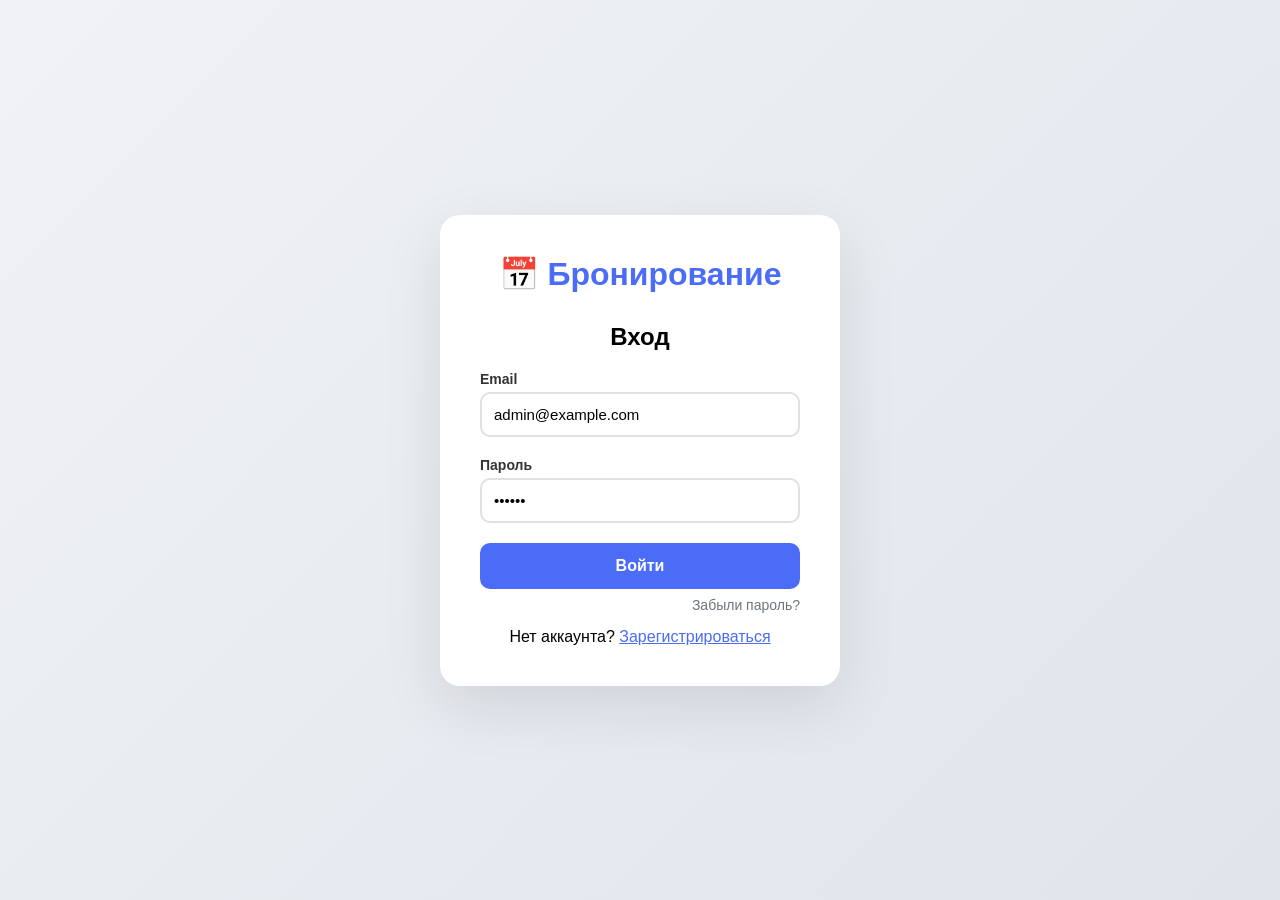
<file: index.html>
<!DOCTYPE html>
<html lang="ru">
<head>
    <meta charset="UTF-8">
    <meta name="viewport" content="width=device-width, initial-scale=1.0">
    <title>Бронирование переговорных комнат</title>
    
    <!-- Подключаем отдельный CSS файл -->
    <link rel="stylesheet" href="style.css">
</head>
<body>
    <div class="container">
        <!-- ===== ВЕРХНЯЯ ПАНЕЛЬ ===== -->
        <header class="header">
            <h1>
                📅 Бронирование переговорных
                <span>Beta</span>
            </h1>
            
            <div class="header-controls">
                <!-- Имя пользователя -->
                <span id="userName" style="font-weight: 600; color: #4a6cf7;">Загрузка...</span>
                
                <!-- Кнопка выхода -->
                <button class="btn btn-outline" onclick="logout()" style="border-color: #dc3545; color: #dc3545;">
                    🚪 Выйти
                </button>
                
                <!-- Выбор даты -->
                <input type="date" id="datePicker">
                
                <!-- Кнопка обновления -->
                <button class="btn btn-outline" onclick="refreshSchedule()">
                    🔄 Обновить
                </button>
                
                <!-- Кнопка "Мои брони" -->
                <button class="btn btn-primary" onclick="goToMyBookings()">
                    📋 Мои брони
                </button>
            </div>
        </header>

        <!-- ===== СТАТИСТИКА ===== -->
        <div class="stats" id="statsPanel">
            <div class="stat-item">
                Всего комнат: <strong id="totalRooms">0</strong>
            </div>
            <div class="stat-item">
                Свободно сейчас: <strong id="freeNow">0</strong>
            </div>
            <div class="stat-item">
                Мои брони сегодня: <strong id="myBookingsToday">0</strong>
            </div>
        </div>

        <!-- ===== ФИЛЬТРЫ ===== -->
        <div class="filters">
            <label>
                Вместимость:
                <select id="capacityFilter">
                    <option value="0">Все</option>
                    <option value="4">От 4 человек</option>
                    <option value="6">От 6 человек</option>
                    <option value="10">От 10 человек</option>
                </select>
            </label>
            
            <label>
                <input type="checkbox" id="projectorFilter"> Только с проектором
            </label>
            
            <label>
                <input type="checkbox" id="whiteboardFilter"> Только с доской
            </label>
            
            <button class="btn btn-outline" onclick="applyFilters()" style="padding: 6px 16px;">
                Применить
            </button>
        </div>

        <!-- ===== СЕТКА БРОНИРОВАНИЯ ===== -->
        <div class="table-wrapper">
            <table id="scheduleTable">
                <thead>
                    <tr>
                        <th class="time-header">Время</th>
                        <!-- Сюда JavaScript добавит колонки с комнатами -->
                    </tr>
                </thead>
                <tbody id="scheduleBody">
                    <!-- Сюда JavaScript добавит строки с временем и ячейками -->
                </tbody>
            </table>
        </div>

        <!-- ===== ПОДВАЛ ===== -->
        <div class="footer">
            <span>⬜ Свободно</span>
            <span>🔴 Занято</span>
            <span>⭐ Моё бронирование (кликните для отмены)</span>
            <span style="margin-left: auto; color: #999; font-size: 13px;">
                Кликните по свободной ячейке для бронирования
            </span>
        </div>
    </div>

    <!-- ===== МОДАЛЬНОЕ ОКНО ДЛЯ БРОНИРОВАНИЯ ===== -->
    <div class="modal-overlay" id="bookingModal">
        <div class="modal-content">
            <span class="modal-close" onclick="closeModal()">&times;</span>
            <h3 id="modalTitle">📝 Новое бронирование</h3>
            
            <div class="modal-body">
                <p><strong>Комната:</strong> <span id="modalRoomName"></span></p>
                <p><strong>Дата:</strong> <span id="modalDate"></span></p>
                <p><strong>Время:</strong> <span id="modalTime"></span></p>
                
                <div class="form-group">
                    <label for="topicInput">Тема встречи *</label>
                    <input type="text" id="topicInput" placeholder="Например: Планерка команды" required>
                </div>
                
                <div class="form-group">
                    <label for="durationInput">Длительность (часы)</label>
                    <input type="number" id="durationInput" value="1" min="0.5" max="4" step="0.5">
                </div>
                
                <div class="form-group">
                    <label>
                        <input type="checkbox" id="needProjector"> Нужен проектор
                    </label>
                </div>
                
                <button class="btn btn-primary" onclick="confirmBooking()" style="width: 100%; padding: 12px;">
                    ✅ Забронировать
                </button>
            </div>
        </div>
    </div>

    <!-- ===== ПОДКЛЮЧАЕМ JAVASCRIPT ===== -->
    <script src="script.js"></script>
</body>
</html>
</file>
<file: style.css>
/* ========================================
   ГЛОБАЛЬНЫЕ СТИЛИ
   ======================================== */
* {
    margin: 0;
    padding: 0;
    box-sizing: border-box;
    font-family: -apple-system, BlinkMacSystemFont, 'Segoe UI', Roboto, 'Helvetica Neue', Arial, sans-serif;
}

body {
    background: #f0f2f5;
    padding: 20px;
    min-height: 100vh;
}

.container {
    max-width: 1400px;
    margin: 0 auto;
    background: #ffffff;
    border-radius: 16px;
    padding: 24px;
    box-shadow: 0 4px 24px rgba(0, 0, 0, 0.06);
}

/* ========================================
   ВЕРХНЯЯ ПАНЕЛЬ
   ======================================== */
.header {
    display: flex;
    justify-content: space-between;
    align-items: center;
    flex-wrap: wrap;
    gap: 15px;
    margin-bottom: 20px;
    padding-bottom: 16px;
    border-bottom: 2px solid #f0f2f5;
}

.header h1 {
    font-size: 24px;
    color: #1a1a2e;
    display: flex;
    align-items: center;
    gap: 12px;
    font-weight: 700;
}

.header h1 span {
    background: #4a6cf7;
    color: white;
    font-size: 12px;
    padding: 2px 14px;
    border-radius: 20px;
    font-weight: 600;
    letter-spacing: 0.5px;
}

.header-controls {
    display: flex;
    gap: 10px;
    align-items: center;
    flex-wrap: wrap;
}

.header-controls input[type="date"] {
    padding: 8px 14px;
    border: 2px solid #e0e0e0;
    border-radius: 8px;
    font-size: 15px;
    background: white;
    cursor: pointer;
    transition: border-color 0.2s;
}

.header-controls input[type="date"]:focus {
    outline: none;
    border-color: #4a6cf7;
}

/* ========================================
   КНОПКИ
   ======================================== */
.btn {
    padding: 8px 20px;
    border: none;
    border-radius: 8px;
    font-size: 14px;
    font-weight: 600;
    cursor: pointer;
    transition: all 0.25s ease;
    display: inline-flex;
    align-items: center;
    gap: 6px;
}

.btn-primary {
    background: #4a6cf7;
    color: white;
}

.btn-primary:hover {
    background: #3a5bd9;
    transform: translateY(-2px);
    box-shadow: 0 4px 14px rgba(74, 108, 247, 0.35);
}

.btn-outline {
    background: transparent;
    border: 2px solid #e0e0e0;
    color: #555;
}

.btn-outline:hover {
    background: #f8f9fa;
    border-color: #4a6cf7;
    color: #4a6cf7;
}

.btn-danger {
    background: #dc3545;
    color: white;
}

.btn-danger:hover {
    background: #c82333;
    transform: translateY(-2px);
    box-shadow: 0 4px 14px rgba(220, 53, 69, 0.3);
}

.btn-success {
    background: #28a745;
    color: white;
}

.btn-success:hover {
    background: #218838;
    transform: translateY(-2px);
    box-shadow: 0 4px 14px rgba(40, 167, 69, 0.3);
}

/* ========================================
   СТАТИСТИКА
   ======================================== */
.stats {
    display: flex;
    gap: 20px;
    margin-bottom: 18px;
    flex-wrap: wrap;
}

.stat-item {
    background: #f8f9fa;
    padding: 8px 18px;
    border-radius: 10px;
    font-size: 14px;
    color: #555;
    border: 1px solid #e9ecef;
}

.stat-item strong {
    color: #1a1a2e;
    font-size: 18px;
    margin-left: 4px;
}

/* ========================================
   ФИЛЬТРЫ
   ======================================== */
.filters {
    display: flex;
    gap: 16px;
    align-items: center;
    flex-wrap: wrap;
    margin-bottom: 20px;
    padding: 12px 16px;
    background: #f8f9fa;
    border-radius: 10px;
    border: 1px solid #e9ecef;
}

.filters label {
    display: flex;
    align-items: center;
    gap: 6px;
    font-size: 14px;
    color: #495057;
    cursor: pointer;
}

.filters select {
    padding: 6px 12px;
    border: 2px solid #e0e0e0;
    border-radius: 6px;
    background: white;
    font-size: 13px;
    cursor: pointer;
}

.filters select:focus {
    outline: none;
    border-color: #4a6cf7;
}

.filters input[type="checkbox"] {
    width: 16px;
    height: 16px;
    cursor: pointer;
    accent-color: #4a6cf7;
}

/* ========================================
   СЕТКА БРОНИРОВАНИЯ (ТАБЛИЦА)
   ======================================== */
.table-wrapper {
    overflow-x: auto;
    border-radius: 12px;
    border: 1px solid #e9ecef;
    background: white;
}

#scheduleTable {
    width: 100%;
    border-collapse: collapse;
    table-layout: fixed;
    min-width: 600px;
}

/* --- Шапка таблицы --- */
#scheduleTable thead th {
    background: #f8f9fa;
    padding: 12px 8px;
    text-align: center;
    font-weight: 700;
    font-size: 14px;
    color: #1a1a2e;
    border-bottom: 2px solid #dee2e6;
    position: sticky;
    top: 0;
    z-index: 10;
}

.time-header {
    width: 80px;
    min-width: 80px;
    background: #e9ecef !important;
}

.room-header {
    font-size: 13px;
    min-width: 120px;
}

.room-header small {
    display: block;
    font-weight: 400;
    font-size: 11px;
    color: #6c757d;
    margin-top: 4px;
}

.room-header .room-badge {
    display: inline-block;
    background: #4a6cf7;
    color: white;
    font-size: 10px;
    padding: 2px 10px;
    border-radius: 12px;
    margin-top: 4px;
}

/* --- Строки таблицы --- */
#scheduleTable tbody tr {
    transition: background 0.15s;
}

#scheduleTable tbody tr:hover {
    background: #fafbfc;
}

#scheduleTable tbody td {
    padding: 0;
    text-align: center;
    border: 1px solid #e9ecef;
    height: 52px;
    vertical-align: middle;
    font-size: 13px;
}

/* --- Ячейка времени --- */
.time-label {
    background: #f8f9fa;
    font-weight: 600;
    font-size: 13px;
    color: #495057;
    position: sticky;
    left: 0;
    z-index: 5;
    border-right: 2px solid #dee2e6 !important;
    width: 80px;
    min-width: 80px;
    padding: 0 4px !important;
}

/* --- Ячейки слотов --- */
.slot {
    cursor: pointer;
    transition: all 0.15s ease;
    position: relative;
    height: 52px;
    user-select: none;
}

.slot.free {
    background: #ffffff;
}

.slot.free:hover {
    background: #d4edda;
    transform: scale(1.04);
    box-shadow: 0 2px 12px rgba(0, 0, 0, 0.1);
    z-index: 2;
}

.slot.free:active {
    transform: scale(0.95);
}

.slot.occupied {
    background: #f8d7da;
    cursor: not-allowed;
    color: #721c24;
}

.slot.occupied:hover {
    background: #f5c6cb;
}

.slot.my-booking {
    background: #cce5ff;
    border: 2px solid #4a6cf7;
    position: relative;
}

.slot.my-booking::after {
    content: '⭐';
    position: absolute;
    top: -6px;
    right: -6px;
    font-size: 14px;
}

.slot .slot-icon {
    font-size: 18px;
    line-height: 1;
}

/* --- Тултип для занятых слотов --- */
.slot[title] {
    position: relative;
}

/* ========================================
   ПОДВАЛ (ЛЕГЕНДА)
   ======================================== */
.footer {
    display: flex;
    gap: 20px;
    align-items: center;
    margin-top: 16px;
    padding-top: 14px;
    border-top: 1px solid #e9ecef;
    font-size: 14px;
    color: #495057;
    flex-wrap: wrap;
}

.footer span {
    display: flex;
    align-items: center;
    gap: 6px;
}

/* ========================================
   МОДАЛЬНОЕ ОКНО
   ======================================== */
.modal-overlay {
    display: none; /* Скрыто по умолчанию */
    position: fixed;
    top: 0;
    left: 0;
    width: 100%;
    height: 100%;
    background: rgba(0, 0, 0, 0.5);
    backdrop-filter: blur(4px);
    z-index: 1000;
    justify-content: center;
    align-items: center;
    animation: fadeIn 0.25s ease;
}

.modal-overlay.active {
    display: flex;
}

@keyframes fadeIn {
    from {
        opacity: 0;
        transform: scale(0.95);
    }
    to {
        opacity: 1;
        transform: scale(1);
    }
}

.modal-content {
    background: white;
    border-radius: 16px;
    padding: 30px;
    max-width: 480px;
    width: 92%;
    max-height: 90vh;
    overflow-y: auto;
    box-shadow: 0 20px 60px rgba(0, 0, 0, 0.3);
    position: relative;
}

.modal-close {
    position: absolute;
    top: 14px;
    right: 20px;
    font-size: 28px;
    font-weight: 300;
    color: #999;
    cursor: pointer;
    transition: color 0.2s;
    line-height: 1;
}

.modal-close:hover {
    color: #333;
}

.modal-content h3 {
    font-size: 22px;
    color: #1a1a2e;
    margin-bottom: 16px;
    padding-right: 30px;
}

.modal-body p {
    margin-bottom: 8px;
    font-size: 15px;
    color: #555;
}

.modal-body p strong {
    color: #1a1a2e;
}

/* --- Форма в модалке --- */
.form-group {
    margin: 16px 0;
}

.form-group label {
    display: block;
    font-weight: 600;
    font-size: 14px;
    color: #333;
    margin-bottom: 4px;
}

.form-group input[type="text"],
.form-group input[type="number"] {
    width: 100%;
    padding: 10px 14px;
    border: 2px solid #e0e0e0;
    border-radius: 8px;
    font-size: 15px;
    transition: border-color 0.2s;
}

.form-group input:focus {
    outline: none;
    border-color: #4a6cf7;
}

.form-group input[type="checkbox"] {
    width: 18px;
    height: 18px;
    accent-color: #4a6cf7;
    cursor: pointer;
}

/* ========================================
   АДАПТИВНОСТЬ (МОБИЛЬНЫЕ УСТРОЙСТВА)
   ======================================== */
@media (max-width: 768px) {
    body {
        padding: 10px;
    }

    .container {
        padding: 14px;
    }

    .header h1 {
        font-size: 19px;
    }

    .header h1 span {
        font-size: 10px;
        padding: 2px 10px;
    }

    .header-controls input[type="date"] {
        font-size: 13px;
        padding: 6px 10px;
    }

    .btn {
        padding: 6px 14px;
        font-size: 13px;
    }

    .stats {
        gap: 10px;
    }

    .stat-item {
        font-size: 12px;
        padding: 6px 12px;
    }

    .stat-item strong {
        font-size: 15px;
    }

    .filters {
        gap: 10px;
        padding: 10px 12px;
    }

    .filters label {
        font-size: 13px;
    }

    .time-header {
        width: 60px;
        min-width: 60px;
    }

    .time-label {
        width: 60px;
        min-width: 60px;
        font-size: 11px;
    }

    .room-header {
        font-size: 11px;
        min-width: 90px;
    }

    .room-header small {
        font-size: 10px;
    }

    #scheduleTable tbody td {
        height: 44px;
        font-size: 11px;
    }

    .slot {
        height: 44px;
    }

    .modal-content {
        padding: 20px;
        max-width: 100%;
        margin: 10px;
    }

    .footer {
        font-size: 12px;
        gap: 12px;
    }
}

@media (max-width: 480px) {
    .header {
        flex-direction: column;
        align-items: stretch;
    }

    .header-controls {
        justify-content: stretch;
    }

    .header-controls input[type="date"] {
        flex: 1;
    }

    .stats {
        flex-direction: column;
        gap: 6px;
    }

    .filters {
        flex-direction: column;
        align-items: stretch;
    }

    .filters select {
        width: 100%;
    }
}

/* ========================================
   ВСПОМОГАТЕЛЬНЫЕ КЛАССЫ
   ======================================== */
.text-muted {
    color: #6c757d;
}

.text-center {
    text-align: center;
}

.mt-2 {
    margin-top: 12px;
}

.mb-2 {
    margin-bottom: 12px;
}

.hidden {
    display: none !important;
}

/* Скелетон (загрузка) */
.loading-shimmer {
    background: linear-gradient(90deg, #f0f0f0 25%, #e0e0e0 50%, #f0f0f0 75%);
    background-size: 200% 100%;
    animation: shimmer 1.5s infinite;
}

@keyframes shimmer {
    0% {
        background-position: -200% 0;
    }
    100% {
        background-position: 200% 0;
    }
}
</file>
